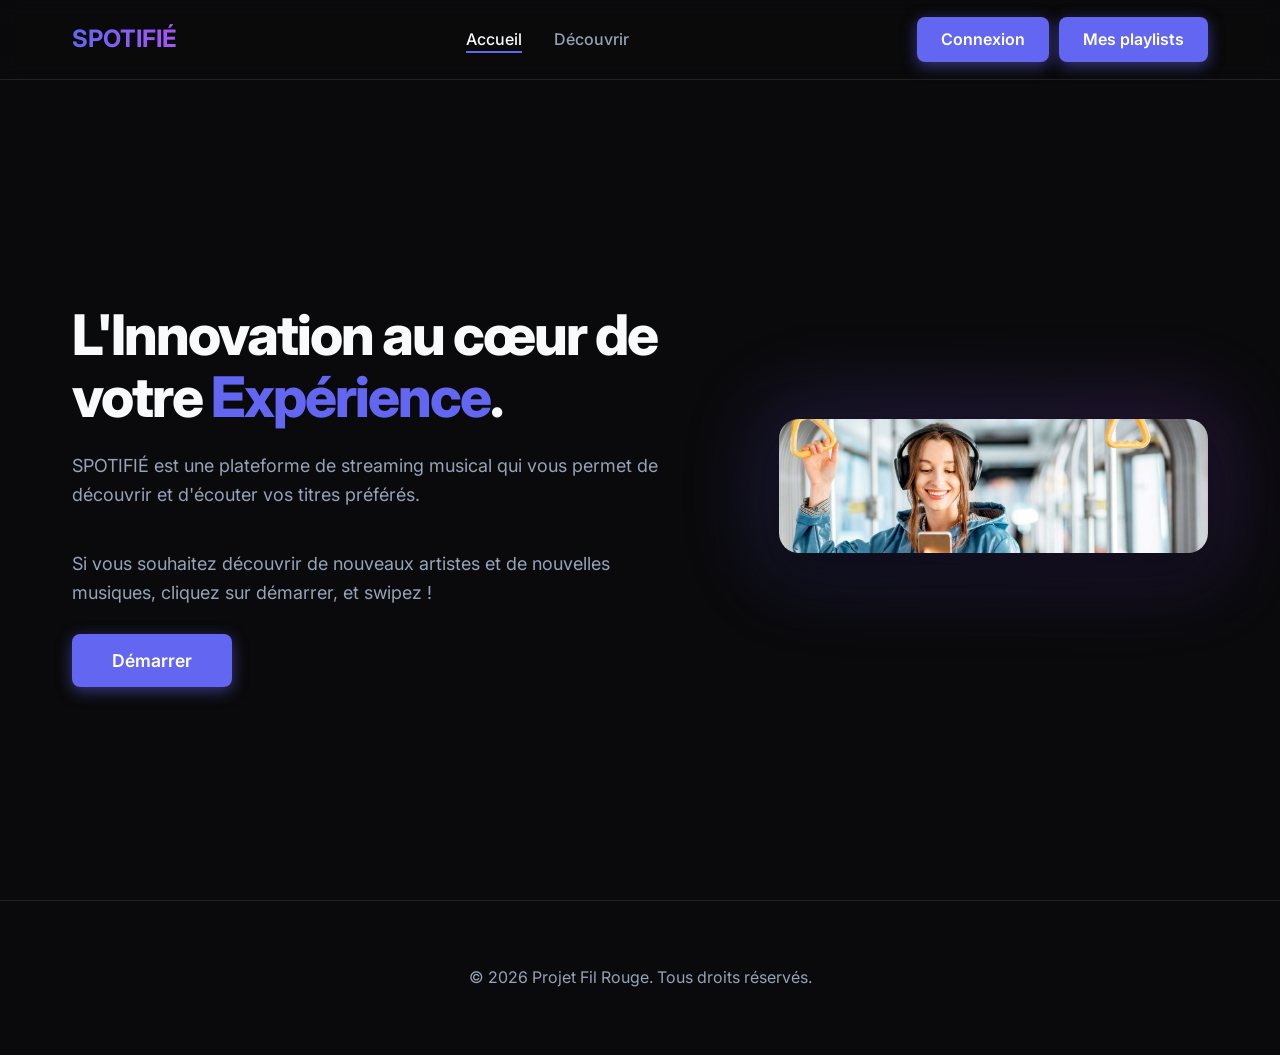
<file: static/index.html>
<!DOCTYPE html>
<html lang="fr">
<head>
    <meta charset="UTF-8">
    <meta name="viewport" content="width=device-width, initial-scale=1.0">
    <title>Projet Fil Rouge | Accueil</title>
    <meta name="description" content="Découvrez notre projet innovant. Une expérience premium et immersive.">
    <link rel="stylesheet" href="index.css">
</head>
<body>
    <div id="header-placeholder"></div>

    <main>
        <section class="hero">
            <div class="container hero-grid">
                <div class="hero-content reveal">
                    <h1>L'Innovation au cœur de votre <span style="color: var(--primary);">Expérience</span>.</h1>
                    <p>
                        SPOTIFIÉ est une plateforme de streaming musical qui vous permet de découvrir et d'écouter vos titres préférés.
                    </p>
                    <p>
                        Si vous souhaitez découvrir de nouveaux artistes et de nouvelles musiques, cliquez sur démarrer, et swipez !
                    </p>
                    <div class="hero-actions">
                        <a href="login.html" class="btn-login" style="padding: 1rem 2.5rem; font-size: 1.1rem;">Démarrer</a>
                    </div>
                </div>
                <div class="hero-image reveal" style="animation-delay: 0.2s;">
                    <img src="../img/fille-casque.png" alt="Illustration projet fil rouge">
                </div>
            </div>
        </section>
    </main>

    <footer style="padding: 4rem 0; border-top: 1px solid var(--glass-border); text-align: center; color: var(--text-muted);">
        <div class="container">
            <p>&copy; 2026 Projet Fil Rouge. Tous droits réservés.</p>
        </div>
    </footer>

    <script src="../JS/header-loader.js"></script>
    <script>
        const observer = new IntersectionObserver((entries) => {
            entries.forEach(entry => {
                if (entry.isIntersecting) {
                    entry.target.classList.add('visible');
                }
            });
        }, { threshold: 0.1 });

        document.querySelectorAll('.reveal').forEach(el => observer.observe(el));
    </script>
</body>
</html>
</file>
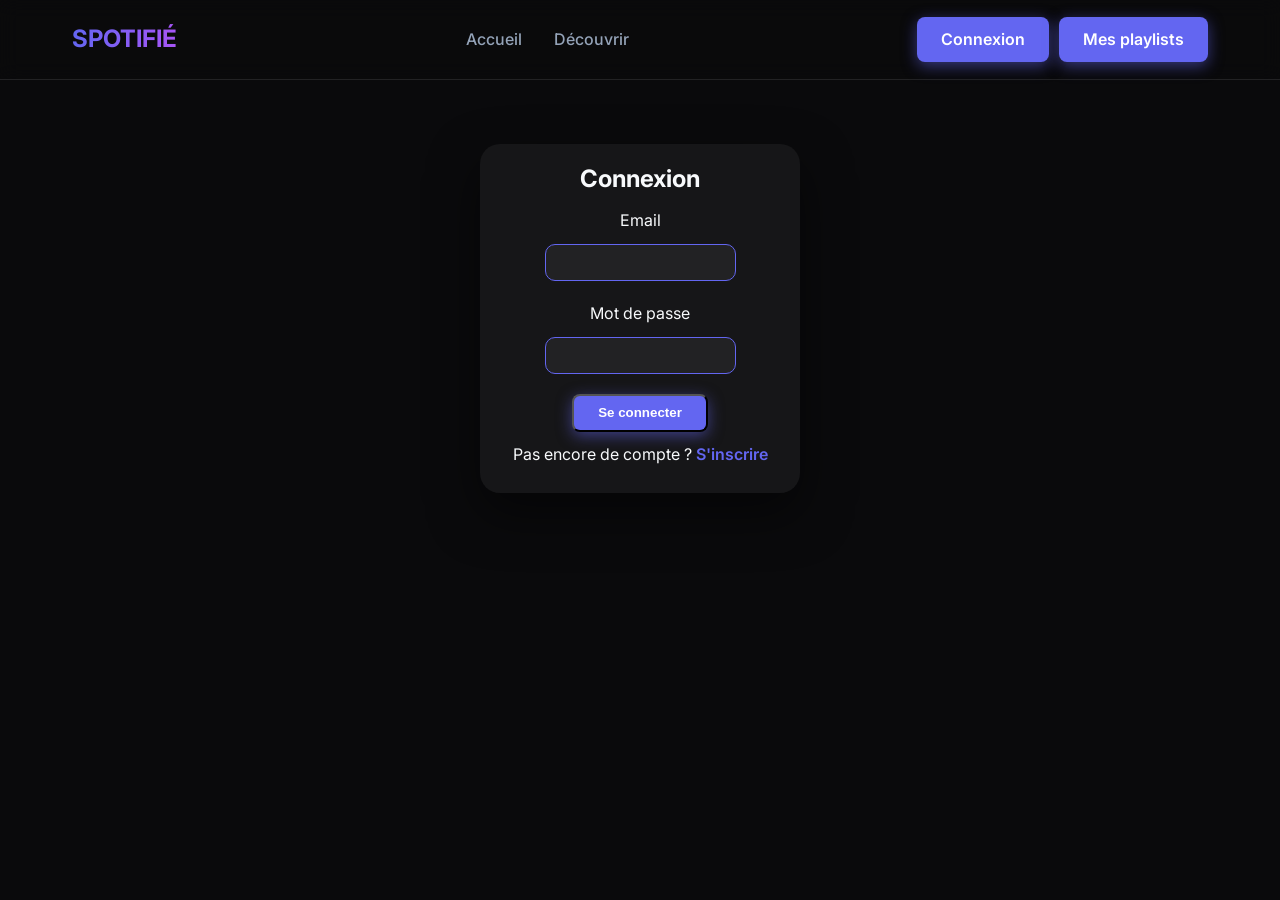
<file: static/login.html>
<!DOCTYPE html>
<html lang="en">
<head>
    <meta charset="UTF-8">
    <meta name="viewport" content="width=device-width, initial-scale=1.0">
    <title>SPOTIFIÉ - Connexion</title>
    <link rel="stylesheet" href="index.css">
</head>
<body>
    <div id="header-placeholder"></div>

    <div class="login-container">
        <div class="login-card">
            <div class="login-header">
                <h2>Connexion</h2>
            </div>
            <div class="login-body">
                <form action="/login" method="post" class="login-form">
                    <div class="form-group email">
                        <label for="email">Email</label>
                        <input type="email" id="email" name="email">
                    </div>
                    <div class="form-group password">
                        <label for="password">Mot de passe</label>
                        <input type="password" id="password" name="password">
                    </div>
                    <button type="submit" class="btn-login">Se connecter</button>
                </form>
                <p>Pas encore de compte ? <a href="register.html" class="login-register">S'inscrire</a></p>
            </div>
        </div>
    </div>
    <script src="../JS/header-loader.js"></script>
</body>
</html>
</file>
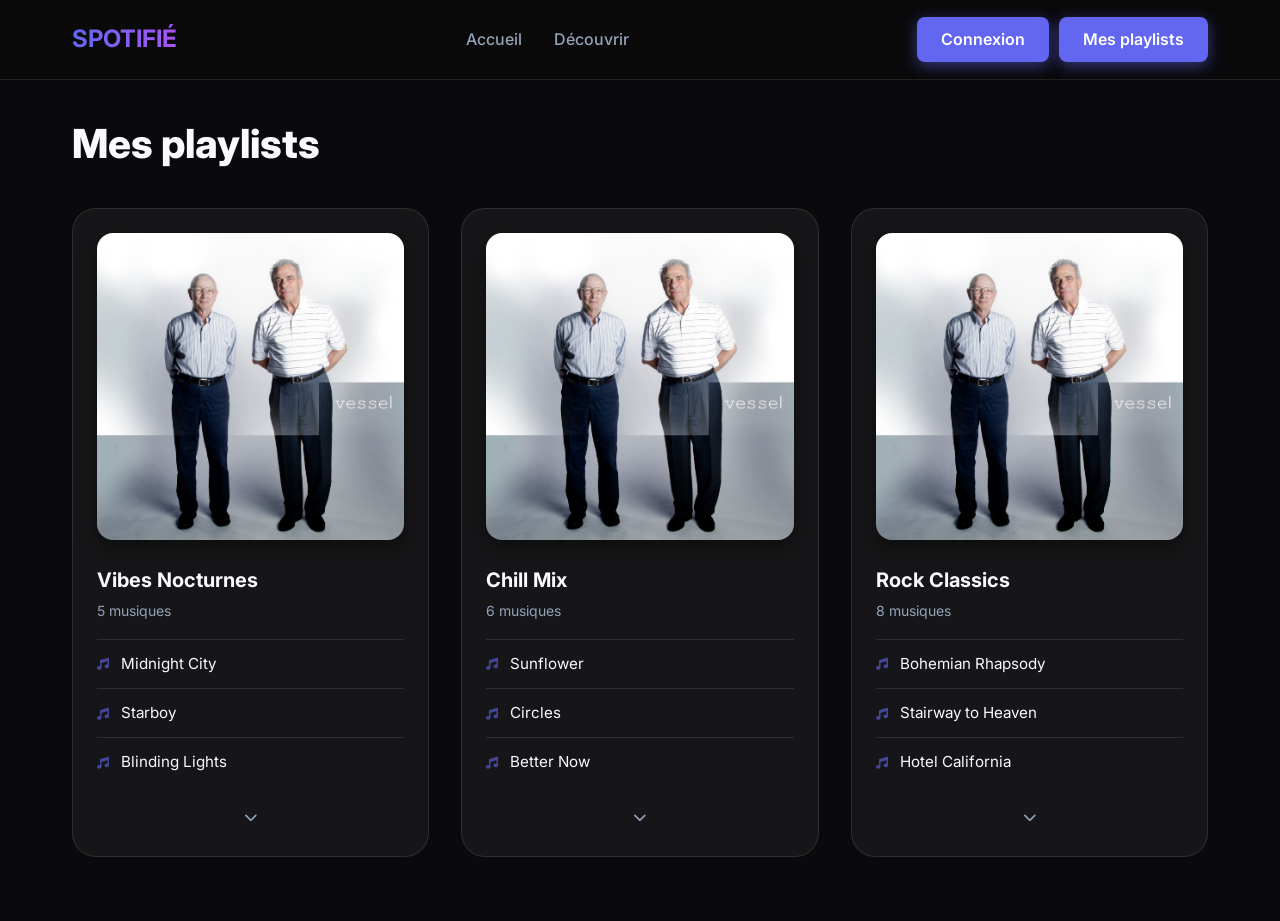
<file: static/profil.html>
<!DOCTYPE html>
<html lang="en">
<head>
    <meta charset="UTF-8">
    <meta name="viewport" content="width=device-width, initial-scale=1.0">
    <title>SPOTIFIÉ - Profil</title>
    <link rel="stylesheet" href="index.css">
    <link rel="stylesheet" href="https://cdnjs.cloudflare.com/ajax/libs/font-awesome/6.5.1/css/all.min.css">
</head>
<body>
    <div id="header-placeholder"></div>
    <main>
        <div class="container">
            <h1 class="page-title">Mes playlists</h1>
            
            <div class="playlist-grid">
                <div class="playlist-card">
                    <div class="playlist-content">
                        <div class="playlist-image">
                            <img src="../img/album placeholder.jpg" alt="Playlist Cover">
                        </div>
                        <div class="playlist-info">
                            <h3>Vibes Nocturnes</h3>
                            <p class="song-count"></p>
                            <ul class="song-list">
                                <li class="song-item">Midnight City</li>
                                <li class="song-item">Starboy</li>
                                <li class="song-item">Blinding Lights</li>
                                <li class="song-item">Nightcall</li>
                                <li class="song-item">After Hours</li>
                            </ul>
                        </div>
                    </div>
                </div>

                <div class="playlist-card">
                    <div class="playlist-content">
                        <div class="playlist-image">
                            <img src="../img/album placeholder.jpg" alt="Playlist Cover">
                        </div>
                        <div class="playlist-info">
                            <h3>Chill Mix</h3>
                            <p class="song-count"></p>
                            <ul class="song-list">
                                <li class="song-item">Sunflower</li>
                                <li class="song-item">Circles</li>
                                <li class="song-item">Better Now</li>
                                <li class="song-item">Sunflower</li>
                                <li class="song-item">Circles</li>
                                <li class="song-item">Better Now</li>
                            </ul>
                        </div>
                    </div>
                </div>

                <div class="playlist-card">
                    <div class="playlist-content">
                        <div class="playlist-image">
                            <img src="../img/album placeholder.jpg" alt="Playlist Cover">
                        </div>
                        <div class="playlist-info">
                            <h3>Rock Classics</h3>
                            <p class="song-count"></p>
                            <ul class="song-list">
                                <li class="song-item">Bohemian Rhapsody</li>
                                <li class="song-item">Stairway to Heaven</li>
                                <li class="song-item">Hotel California</li>
                                <li class="song-item">Midnight City</li>
                                <li class="song-item">Starboy</li>
                                <li class="song-item">Blinding Lights</li>
                                <li class="song-item">Nightcall</li>
                                <li class="song-item">After Hours</li>
                            </ul>
                        </div>
                    </div>
                </div>
            </div>
        </div>
    </main>
    <script src="../JS/header-loader.js"></script>
    <script src="../JS/playlist-unfolder.js"></script>
</body>
</html>
</file>
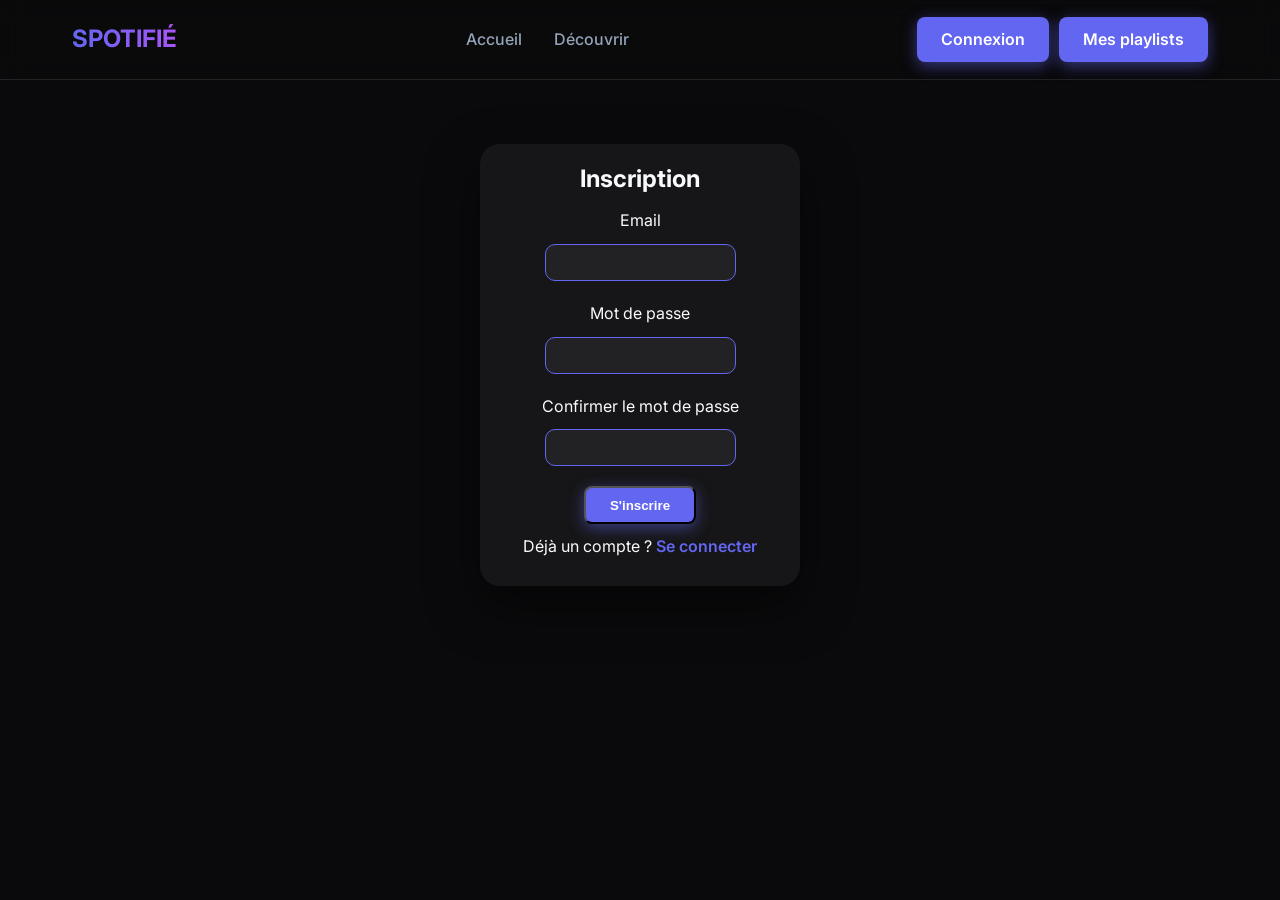
<file: static/register.html>
<!DOCTYPE html>
<html lang="en">
<head>
    <meta charset="UTF-8">
    <meta name="viewport" content="width=device-width, initial-scale=1.0">
    <title>SPOTIFIÉ - Connexion</title>
    <link rel="stylesheet" href="index.css">
</head>
<body>
    <div id="header-placeholder"></div>
    <div class="login-container">
        <div class="login-card">
            <div class="login-header">
                <h2>Inscription</h2>
            </div>
            <div class="login-body">
                <form action="/register" method="post" class="login-form">
                    <div class="form-group email">
                        <label for="email">Email</label>
                        <input type="email" id="email" name="email">
                    </div>
                    <div class="form-group password">
                        <label for="password">Mot de passe</label>
                        <input type="password" id="password" name="password">
                    </div>
                    <div class="form-group password">
                        <label for="password">Confirmer le mot de passe</label>
                        <input type="password" id="password" name="password">
                    </div>
                    <button type="submit" class="btn-login">S'inscrire</button>
                </form>
                <p>Déjà un compte ? <a href="login.html" class="login-register">Se connecter</a></p>
            </div>
        </div>
    </div>
    <script src="../JS/header-loader.js"></script>
</body>
</html>
</file>
<file: static/index.css>
@import url('https://fonts.googleapis.com/css2?family=Inter:wght@300;400;600;700&display=swap');

:root {
    --bg-color: #0a0a0c;
    --card-bg: rgba(255, 255, 255, 0.05);
    --glass-border: rgba(255, 255, 255, 0.1);
    --primary: #6366f1;
    --primary-glow: rgba(99, 102, 241, 0.5);
    --text-main: #f8fafc;
    --text-muted: #94a3b8;
    --transition: all 0.3s cubic-bezier(0.4, 0, 0.2, 1);
}

* {
    margin: 0;
    padding: 0;
    box-sizing: border-box;
}

body {
    background-color: var(--bg-color);
    color: var(--text-main);
    font-family: 'Inter', sans-serif;
    line-height: 1.6;
    overflow-x: hidden;
}

/* Layout */
.container {
    max-width: 1200px;
    margin: 0 auto;
    padding: 0 2rem;
}

/* Header */
header {
    height: 80px;
    display: flex;
    align-items: center;
    justify-content: space-between;
    backdrop-filter: blur(10px);
    border-bottom: 1px solid var(--glass-border);
    position: sticky;
    top: 0;
    z-index: 100;
    background: rgba(10, 10, 12, 0.8);
}

.logo {
    font-size: 1.5rem;
    font-weight: 700;
    background: linear-gradient(to right, #6366f1, #a855f7);
    -webkit-background-clip: text;
    -webkit-text-fill-color: transparent;
}

nav ul {
    display: flex;
    list-style: none;
    gap: 2rem;
}

nav a {
    text-decoration: none;
    color: var(--text-muted);
    font-weight: 500;
    transition: var(--transition);
}

nav a:hover, nav a.active {
    color: var(--text-main);
}

nav a.active {
    border-bottom: 2px solid var(--primary);
    padding-bottom: 2px;
}

.btn-login {
    background: var(--primary);
    color: white;
    padding: 0.6rem 1.5rem;
    border-radius: 8px;
    text-decoration: none;
    font-weight: 600;
    box-shadow: 0 4px 15px var(--primary-glow);
    transition: var(--transition);
}

.btn-login:hover {
    transform: translateY(-2px);
    box-shadow: 0 8px 25px var(--primary-glow);
}

/* Hero Section */
.hero {
    min-height: calc(100vh - 80px);
    display: flex;
    align-items: center;
    padding: 4rem 0;
}

.hero-grid {
    display: grid;
    grid-template-columns: 1.2fr 0.8fr;
    gap: 4rem;
    align-items: center;
}

.hero-content h1 {
    font-size: 3.5rem;
    line-height: 1.1;
    margin-bottom: 1.5rem;
    font-weight: 800;
    letter-spacing: -2px;
}

.hero-content p {
    font-size: 1.125rem;
    color: var(--text-muted);
    margin-bottom: 2.5rem;
    max-width: 600px;
}

.hero-image {
    position: relative;
}

.hero-image img {
    width: 100%;
    border-radius: 20px;
    box-shadow: 0 20px 50px rgba(0, 0, 0, 0.5);
    animation: float 6s ease-in-out infinite;
}

.hero-image::after {
    content: '';
    position: absolute;
    inset: -20px;
    background: linear-gradient(45deg, #6366f1, #a855f7);
    border-radius: 40px;
    z-index: -1;
    filter: blur(40px);
    opacity: 0.2;
}

/* Animations */
@keyframes float {
    0%, 100% { transform: translateY(0); }
    50% { transform: translateY(-20px); }
}

@keyframes fadeInScale {
    from {
        opacity: 0;
        transform: scale(0.95) translateY(20px);
    }
    to {
        opacity: 1;
        transform: scale(1) translateY(0);
    }
}

.reveal {
    animation: fadeInScale 0.8s ease-out forwards;
}

/* Responsive */
@media (max-width: 968px) {
    .hero-grid {
        grid-template-columns: 1fr;
        text-align: center;
    }
    
    .hero-content h1 {
        font-size: 2.5rem;
    }
    
    .hero-content p {
        margin: 0 auto 2.5rem;
    }
    
    nav {
        display: none;
    }
}

.card-main{
    display: flex;
    flex-direction: column;
    align-items: center;
    justify-content: center;
    width: 100%;
    height: 100%;
}

.music-card{
    display: flex;
    flex-direction: column;
    align-items: center;
    justify-content: center;
    margin-top: 5%;
    width: 25%;
    height: 100%;
    background-color: var(--card-bg);
    border-radius: 20px;
    box-shadow: 0 20px 50px rgba(0, 0, 0, 0.5);
    padding: 1rem;
}

.music-card img{
    width: 100%;
    height: 100%;
    border-radius: 20px;
}

.music-info{
    display: flex;
    flex-direction: column;
    align-items: center;
    justify-content: center;
    margin-bottom: 10px;
}

.btn{
    border-radius: 50%;
    padding: 10px;
    background-color: var(--bg-color);
    color: var(--primary);
    border: 1px solid var(--primary);
    cursor: pointer;
    transition: var(--transition);
}

.btn:hover{
    background-color: var(--primary);
    color: white;
}

.music-actions{
    display: flex;
    flex-direction: row;
    align-items: center;
    justify-content: center;
    gap: 10px;
}

.login-container{
    display: flex;
    flex-direction: column;
    align-items: center;
    justify-content: center;
    width: 100%;
    height: 100%;
}

.login-card{
    display: flex;
    flex-direction: column;
    align-items: center;
    justify-content: center;
    margin-top: 5%;
    width: 25%;
    height: 100%;
    background-color: var(--card-bg);
    border-radius: 20px;
    box-shadow: 0 20px 50px rgba(0, 0, 0, 0.5);
    padding: 1rem;
}

.login-header{
    display: flex;
    flex-direction: column;
    align-items: center;
    justify-content: center;
    margin-bottom: 10px;
}

.login-body{
    display: flex;
    flex-direction: column;
    align-items: center;
    justify-content: center;
    margin-bottom: 10px;
}

.form-group{
    display: flex;
    flex-direction: column;
    align-items: center;
    justify-content: center;
    margin-bottom: 10px;
}

.form-group label{
    display: flex;
    flex-direction: column;
    align-items: center;
    justify-content: center;
    margin-bottom: 10px;
}

.form-group input{
    display: flex;
    flex-direction: column;
    align-items: center;
    justify-content: center;
    margin-bottom: 10px;
    padding: 10px;
    background: var(--card-bg);
    border: 1px solid var(--primary);
    border-radius: 10px;
    color: var(--text-main);
}

.login-form{
    display: flex;
    flex-direction: column;
    align-items: center;
    justify-content: center;
    margin-bottom: 10px;
}

.login-register{
    color: var(--primary);
    text-decoration: none;
    font-weight: 600;
    transition: var(--transition);
}

.login-register:hover{
    color: var(--text-main);
}

.btn-profil{
    border-radius: 50%;
    padding: 10px;
    background-color: var(--bg-color);
    color: var(--primary);
    border: 1px solid var(--primary);
    cursor: pointer;
    transition: var(--transition);
}

/* Playlist Section Styles */
.page-title {
    margin-top: 2rem;
    margin-bottom: 2rem;
    font-size: 2.5rem;
    font-weight: 800;
    color: var(--text-main);
}

.playlist-grid {
    display: grid;
    grid-template-columns: repeat(auto-fill, minmax(320px, 1fr));
    gap: 2rem;
    padding-bottom: 4rem;
}

.playlist-card {
    background: var(--card-bg);
    border: 1px solid var(--glass-border);
    border-radius: 24px;
    padding: 1.5rem;
    transition: var(--transition);
    height: fit-content;
    display: flex;
}

.playlist-card:hover {
    transform: translateY(-5px);
    background: rgba(255, 255, 255, 0.08);
    border-color: var(--primary);
    box-shadow: 0 10px 30px rgba(0, 0, 0, 0.3);
}

.playlist-content {
    display: flex;
    flex-direction: column;
    gap: 1.5rem;
    width: 100%;
}

.playlist-image {
    width: 100%;
    aspect-ratio: 1;
    overflow: hidden;
    border-radius: 16px;
    box-shadow: 0 8px 20px rgba(0, 0, 0, 0.4);
}

.playlist-image img {
    width: 100%;
    height: 100%;
    object-fit: cover;
    transition: var(--transition);
}

.playlist-card:hover .playlist-image img {
    transform: scale(1.05);
}

.playlist-info h3 {
    font-size: 1.25rem;
    margin-bottom: 0.25rem;
}

.song-count {
    color: var(--text-muted);
    font-size: 0.875rem;
    margin-bottom: 1rem;
}

.song-list {
    list-style: none;
    margin-top: 1rem;
    overflow: hidden;
}

.song-item {
    padding: 0.75rem 0;
    border-top: 1px solid var(--glass-border);
    font-size: 0.95rem;
    color: var(--text-main);
    display: flex;
    align-items: center;
    gap: 0.75rem;
}

.song-item::before {
    content: '\f001';
    font-family: 'Font Awesome 6 Free';
    font-weight: 900;
    font-size: 0.75rem;
    color: var(--primary);
    opacity: 0.6;
}

.song-list.collapsed .song-item:nth-child(n+4) {
    display: none;
}

.unfold-btn {
    width: 100%;
    background: transparent;
    border: none;
    color: var(--text-muted);
    padding: 0.5rem;
    cursor: pointer;
    transition: var(--transition);
    display: flex;
    justify-content: center;
    align-items: center;
    margin-top: 1rem;
}

.unfold-btn:hover {
    color: var(--primary);
}

.unfold-btn i {
    transition: transform 0.3s ease;
}

.unfold-btn.active i {
    transform: rotate(180deg);
}
</file>
